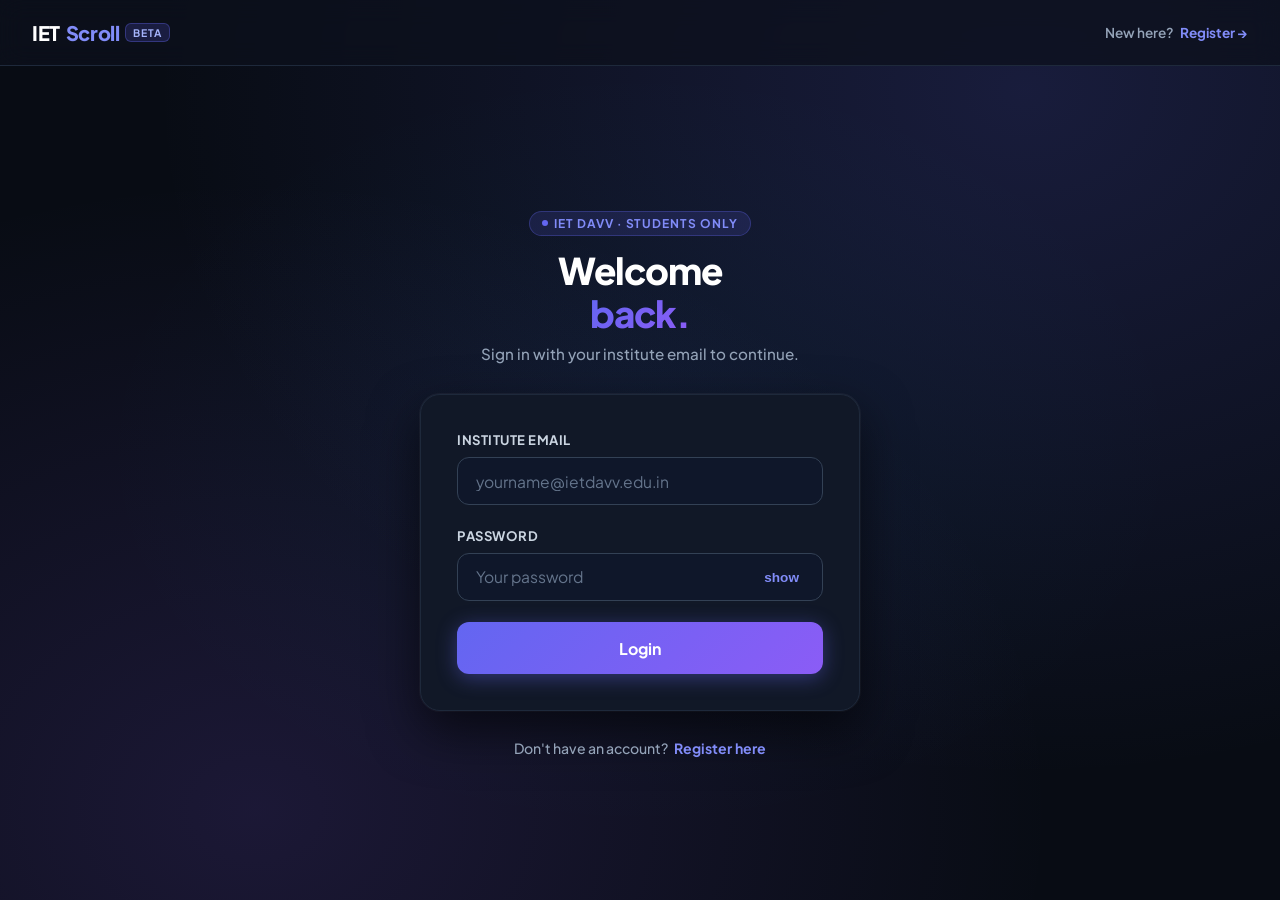
<file: src/main/resources/static/dashboard.html>
<!DOCTYPE html>
<html lang="en">

<head>
	<meta charset="UTF-8">
	<title>IET Scroll | Dashboard</title>
	<meta name="viewport" content="width=device-width, initial-scale=1">

	<script>
		if (!localStorage.getItem('iet_token')) {
			window.location.replace('login.html');
		}
	</script>

	<link href="https://cdn.jsdelivr.net/npm/bootstrap@5.3.2/dist/css/bootstrap.min.css" rel="stylesheet">
	<link rel="stylesheet" href="https://cdn.jsdelivr.net/npm/bootstrap-icons@1.11.1/font/bootstrap-icons.css">
	<link
		href="https://fonts.googleapis.com/css2?family=Plus+Jakarta+Sans:wght@400;500;600;700;800&family=Sora:wght@600;700;800&display=swap"
		rel="stylesheet">
	<link rel="stylesheet" href="dashboard.css">
</head>

<body>
	<div class="topbar position-fixed top-0 w-100 px-3 py-2 align-items-center justify-content-between"
		id="mobileTopbar">
		<button class="btn btn-sm text-white p-2" onclick="toggleSidebar()" aria-label="Toggle menu"><i class="bi bi-list fs-2"></i></button>
		<span class="fw-bold text-white fs-5">IET SCROLL</span>
		<div class="d-flex align-items-center gap-2">
			<button class="notif-bell-btn" onclick="show('notifications')" title="Activity Notifications">
				<i class="bi bi-bell-fill fs-5"></i>
				<span class="notif-badge-count d-none" id="notifBadgeMobile">0</span>
			</button>
			<div class="avatar" style="width:38px; height:38px; cursor: pointer;" id="avatar-icon-mobile" onclick="show('profile')">?</div>
		</div>
	</div>

	<div class="sidebar-overlay" id="sidebarOverlay" onclick="toggleSidebar()"></div>

	<div class="d-flex">
		<nav class="sidebar" id="sidebar">
			<div class="sidebar-brand">IET SCROLL</div>
			<div class="nav-list">
				<a href="#" onclick="show('dashboard', this); return false;" class="nav-link active"><i
						class="bi bi-grid-1x2-fill"></i> Overview</a>
				<a href="#" onclick="show('profile', this); return false;" class="nav-link"><i
						class="bi bi-person-badge"></i> Profile</a>
				<a href="#" onclick="show('notifications', this); return false;" class="nav-link"><i
						class="bi bi-bell"></i> Activity Log <span class="badge bg-danger rounded-pill ms-auto d-none" id="notifNavBadge">0</span></a>
				<a href="#" onclick="show('lost', this); return false;" class="nav-link"><i class="bi bi-search-heart"></i>
					Lost Items</a>
				<a href="#" onclick="show('found', this); return false;" class="nav-link"><i class="bi bi-box-seam"></i>
					Found Items</a>
				<a href="#" onclick="show('team', this); return false;" class="nav-link"><i class="bi bi-people"></i>
					Team Finder</a>
				<a href="#" onclick="show('resume', this); return false;" class="nav-link"><i
						class="bi bi-stars"></i> Resume Checker</a>
				<div class="logout-container">
					<a href="#" onclick="logout(); return false;" class="nav-link"><i
							class="bi bi-box-arrow-left"></i> Logout</a>
				</div>
			</div>
		</nav>

		<main class="main-content">
			<header class="page-header">
				<div>
					<h2 id="header-title">Overview</h2>
					<p>Welcome back, <span id="welcome-name" class="fw-semibold text-white">…</span></p>
				</div>
				<div class="d-flex align-items-center gap-3">
					<button class="notif-bell-btn d-none d-md-flex" onclick="show('notifications')" title="Activity & Notifications">
						<i class="bi bi-bell-fill fs-5"></i>
						<span class="notif-badge-count d-none" id="notifBadge">0</span>
					</button>
					<div class="text-end d-none d-md-block">
						<div id="top-username">…</div>
						<div id="top-email">…</div>
					</div>
					<div class="avatar" id="avatar-icon" onclick="show('profile')" style="cursor: pointer;" title="View Profile">?</div>
				</div>
			</header>

			<!-- ============ DASHBOARD ============ -->
			<div id="dashboard" class="section active">
				<div class="row g-4">
					<div class="col-md-4">
						<div class="stat-card">
							<div class="icon-box indigo">
								<i class="bi bi-megaphone-fill"></i>
							</div>
							<div class="info-label">Items Reported Lost</div>
							<div class="fs-1 fw-bold text-white" id="lostCount">–</div>
							<div class="small text-muted mt-1">Active lost item requests</div>
						</div>
					</div>
					<div class="col-md-4">
						<div class="stat-card">
							<div class="icon-box emerald">
								<i class="bi bi-check-circle-fill"></i>
							</div>
							<div class="info-label">Items Found</div>
							<div class="fs-1 fw-bold text-white" id="foundCount">–</div>
							<div class="small text-muted mt-1">Pending claims & pickups</div>
						</div>
					</div>
					<div class="col-md-4">
						<div class="stat-card">
							<div class="icon-box cyan">
								<i class="bi bi-people-fill"></i>
							</div>
							<div class="info-label">Team Status</div>
							<div class="fs-4 fw-bold text-white mt-2" id="teamStatus">–</div>
							<div class="small text-muted mt-1">Hackathons & Projects</div>
						</div>
					</div>
				</div>
			</div>

			<!-- ============ PROFILE ============ -->
			<div id="profile" class="section">
				<div class="stat-card mb-4">
					<h5 class="fw-bold text-white mb-4"><i class="bi bi-person-lines-fill me-2 text-primary"></i>Personal Information</h5>
					<div class="row g-4">
						<div class="col-md-4">
							<div class="p-3 border border-secondary border-opacity-25 rounded-3 bg-black bg-opacity-20">
								<div class="info-label">Full Name</div>
								<div class="info-value text-white" id="p-name">…</div>
							</div>
						</div>
						<div class="col-md-4">
							<div class="p-3 border border-secondary border-opacity-25 rounded-3 bg-black bg-opacity-20">
								<div class="info-label">Username</div>
								<div class="info-value text-white" id="p-username">…</div>
							</div>
						</div>
						<div class="col-md-4">
							<div class="p-3 border border-secondary border-opacity-25 rounded-3 bg-black bg-opacity-20">
								<div class="info-label">Institute Email</div>
								<div class="info-value text-white" id="p-email">…</div>
							</div>
						</div>
					</div>
				</div>

				<div class="row g-4">
					<div class="col-md-6">
						<div class="stat-card">
							<h6 class="fw-bold text-white mb-3"><i class="bi bi-pencil-square me-2 text-primary"></i>Update Username</h6>
							<label class="field-label">New Username</label>
							<input type="text" class="form-control-dark mb-3" id="newUsernameInput"
								placeholder="e.g. vedant28">
							<button class="btn-accent" onclick="updateUsername()">Save Username</button>
						</div>
					</div>
					<div class="col-md-6">
						<div class="stat-card">
							<h6 class="fw-bold text-white mb-3"><i class="bi bi-person-fill-gear me-2 text-primary"></i>Update Full Name</h6>
							<label class="field-label">New Full Name</label>
							<input type="text" class="form-control-dark mb-3" id="newFullnameInput"
								placeholder="e.g. Vedant Maheshwari">
							<button class="btn-accent" onclick="updateFullname()">Save Full Name</button>
						</div>
					</div>
				</div>
			</div>

			<!-- ============ NOTIFICATIONS & ACTIVITY ============ -->
			<div id="notifications" class="section">
				<div class="d-flex justify-content-between align-items-center mb-4 flex-wrap gap-3">
					<div>
						<h4 class="fw-bold text-white mb-1"><i class="bi bi-bell-fill text-primary me-2"></i>Submission & Activity History</h4>
						<p class="text-muted small mb-0">Live audit log of all your report uploads, approval timestamps, and rejection details.</p>
					</div>
					<button class="btn-outline-accent" onclick="clearAllNotifications()"><i class="bi bi-trash3 me-1"></i> Clear History</button>
				</div>
				<div id="notificationsList"></div>
			</div>

			<!-- ============ LOST ITEMS ============ -->
			<div id="lost" class="section">
				<div class="tab-row">
					<button class="tab-btn active" data-tab="lost-browse"
						onclick="switchTab('lost', 'lost-browse')"><i class="bi bi-grid me-1"></i> Browse All</button>
					<button class="tab-btn" data-tab="lost-mine" onclick="switchTab('lost', 'lost-mine')"><i class="bi bi-inbox me-1"></i> My Reports</button>
					<button class="tab-btn" data-tab="lost-report" onclick="switchTab('lost', 'lost-report')"><i class="bi bi-plus-circle me-1"></i> Report Item</button>
				</div>

				<div id="lost-browse" class="tab-pane">
					<div id="lostBrowseList"></div>
					<div class="pagination-row">
						<button class="btn-outline-accent" id="lostPrevBtn" onclick="changeLostPage(-1)"><i class="bi bi-chevron-left"></i> Prev</button>
						<span id="lostPageLabel" class="text-white small fw-semibold px-2">Page 1</span>
						<button class="btn-outline-accent" id="lostNextBtn" onclick="changeLostPage(1)">Next <i class="bi bi-chevron-right"></i></button>
					</div>
				</div>

				<div id="lost-mine" class="tab-pane d-none">
					<div id="lostMineList"></div>
				</div>

				<div id="lost-report" class="tab-pane d-none">
					<div class="stat-card">
						<h5 class="fw-bold text-white mb-1">Report a Lost Item</h5>
						<p class="text-muted small mb-4">Provide clear photos and a detailed description (color, brand, distinguishing marks, location).</p>
						<div class="row g-3">
							<div class="col-md-6">
								<label class="field-label">Item Name *</label>
								<input type="text" class="form-control-dark" id="lostItemName"
									placeholder="e.g. Wildcraft Black Backpack">
							</div>
							<div class="col-md-6">
								<label class="field-label">Reward Amount (optional, in ₹)</label>
								<input type="number" min="0" class="form-control-dark" id="lostItemPrize" placeholder="e.g. 500">
							</div>
							<div class="col-12">
								<label class="field-label">Detailed Description * (min. 20 chars)</label>
								<textarea class="form-control-dark" id="lostItemDesc" rows="3"
									placeholder="Describe where and when you lost it, brand, color, stickers, or unique contents..."></textarea>
							</div>
							<div class="col-md-6">
								<label class="field-label">Predicted Location</label>
								<input type="text" class="form-control-dark" id="lostItemLocation"
									placeholder="e.g. Library 2nd floor, Table 14">
							</div>
							<div class="col-md-6">
								<label class="field-label">Item Photo *</label>
								<input type="file" class="form-control-dark" id="lostItemImage"
									accept="image/jpeg,image/png,image/webp,image/gif">
								<div class="text-muted small mt-1">JPEG, PNG, WEBP, or GIF · Max 8MB</div>
							</div>
							<div class="col-12 mt-4">
								<button class="btn-accent" onclick="submitLostItem()" id="lostSubmitBtn"><i class="bi bi-upload me-1"></i> Submit Report</button>
								<div id="lostSubmitStatus" class="submit-status-banner"></div>
							</div>
						</div>
					</div>
				</div>
			</div>

			<!-- ============ FOUND ITEMS ============ -->
			<div id="found" class="section">
				<div class="tab-row">
					<button class="tab-btn active" data-tab="found-browse"
						onclick="switchTab('found', 'found-browse')"><i class="bi bi-grid me-1"></i> Browse All</button>
					<button class="tab-btn" data-tab="found-mine" onclick="switchTab('found', 'found-mine')"><i class="bi bi-inbox me-1"></i> My Reports</button>
					<button class="tab-btn" data-tab="found-report" onclick="switchTab('found', 'found-report')"><i class="bi bi-plus-circle me-1"></i> Report Item</button>
				</div>

				<div id="found-browse" class="tab-pane">
					<div id="foundBrowseList"></div>
					<div class="pagination-row">
						<button class="btn-outline-accent" id="foundPrevBtn" onclick="changeFoundPage(-1)"><i class="bi bi-chevron-left"></i> Prev</button>
						<span id="foundPageLabel" class="text-white small fw-semibold px-2">Page 1</span>
						<button class="btn-outline-accent" id="foundNextBtn" onclick="changeFoundPage(1)">Next <i class="bi bi-chevron-right"></i></button>
					</div>
				</div>

				<div id="found-mine" class="tab-pane d-none">
					<div id="foundMineList"></div>
				</div>

				<div id="found-report" class="tab-pane d-none">
					<div class="stat-card">
						<h5 class="fw-bold text-white mb-1">Report a Found Item</h5>
						<p class="text-muted small mb-4">Help fellow students recover their belongings by providing details and clear photos.</p>
						<div class="row g-3">
							<div class="col-md-6">
								<label class="field-label">Item Name *</label>
								<input type="text" class="form-control-dark" id="foundItemName"
									placeholder="e.g. Stainless Steel Water Bottle">
							</div>
							<div class="col-md-6">
								<label class="field-label">Found Location *</label>
								<input type="text" class="form-control-dark" id="foundItemLocation"
									placeholder="e.g. Canteen Ground Floor">
							</div>
							<div class="col-12">
								<label class="field-label">Detailed Description * (min. 20 chars)</label>
								<textarea class="form-control-dark" id="foundItemDesc" rows="3"
									placeholder="Color, brand, condition, and where the owner can collect it from..."></textarea>
							</div>
							<div class="col-md-6">
								<label class="field-label">Item Photo *</label>
								<input type="file" class="form-control-dark" id="foundItemImage"
									accept="image/jpeg,image/png,image/webp,image/gif">
								<div class="text-muted small mt-1">JPEG, PNG, WEBP, or GIF · Max 8MB</div>
							</div>
							<div class="col-12 mt-4">
								<button class="btn-accent" onclick="submitFoundItem()" id="foundSubmitBtn"><i class="bi bi-upload me-1"></i> Submit Report</button>
								<div id="foundSubmitStatus" class="submit-status-banner"></div>
							</div>
						</div>
					</div>
				</div>
			</div>

			<!-- ============ TEAM FINDER ============ -->
			<div id="team" class="section">
				<div class="tab-row">
					<button class="tab-btn active" data-tab="team-browse"
						onclick="switchTab('team', 'team-browse')"><i class="bi bi-people me-1"></i> Browse Teams</button>
					<button class="tab-btn" data-tab="team-mine" onclick="switchTab('team', 'team-mine')"><i class="bi bi-shield-check me-1"></i> My Team</button>
					<button class="tab-btn" data-tab="team-create" onclick="switchTab('team', 'team-create')"><i class="bi bi-plus-circle me-1"></i> Create Team</button>
					<button class="tab-btn" data-tab="team-requests" onclick="switchTab('team', 'team-requests')"><i class="bi bi-person-plus me-1"></i> Join Requests</button>
					<button class="tab-btn" data-tab="team-applications"
						onclick="switchTab('team', 'team-applications')"><i class="bi bi-send me-1"></i> My Applications</button>
				</div>

				<div id="team-browse" class="tab-pane">
					<div id="teamBrowseList"></div>
					<div class="pagination-row">
						<button class="btn-outline-accent" id="teamPrevBtn" onclick="changeTeamPage(-1)"><i class="bi bi-chevron-left"></i> Prev</button>
						<span id="teamPageLabel" class="text-white small fw-semibold px-2">Page 1</span>
						<button class="btn-outline-accent" id="teamNextBtn" onclick="changeTeamPage(1)">Next <i class="bi bi-chevron-right"></i></button>
					</div>
				</div>

				<div id="team-mine" class="tab-pane d-none">
					<div id="teamMineCard"></div>
				</div>

				<div id="team-create" class="tab-pane d-none">
					<div class="stat-card">
						<h5 class="fw-bold text-white mb-1">Create a Team</h5>
						<p class="text-muted small mb-4">Find teammates for hackathons, college projects, or coding competitions.</p>
						<div class="row g-3">
							<div class="col-12">
								<label class="field-label">Team Purpose *</label>
								<textarea class="form-control-dark" id="teamPurpose" rows="3"
									placeholder="Describe your project, hackathon name, goals, and who you are looking for..."></textarea>
								<div class="text-muted small mt-1">Between 10 and 300 characters.</div>
							</div>
							<div class="col-md-6">
								<label class="field-label">Maximum Team Size</label>
								<input type="number" class="form-control-dark" id="teamSize" min="3" max="20" value="4">
							</div>
							<div class="col-md-6">
								<label class="field-label">Visibility</label>
								<select class="form-select-dark" id="teamPrivacy">
									<option value="PUBLIC">Public (Visible to all students)</option>
									<option value="PRIVATE">Private (Invite only)</option>
								</select>
							</div>
							<div class="col-12 mt-4">
								<button class="btn-accent" onclick="createTeam()" id="teamCreateBtn"><i class="bi bi-people-fill me-1"></i> Create Team</button>
								<div id="teamCreateStatus" class="submit-status-banner"></div>
							</div>
						</div>
					</div>
				</div>

				<div id="team-requests" class="tab-pane d-none">
					<h6 class="fw-bold text-white mb-3"><i class="bi bi-clock-history me-2 text-warning"></i>Pending Join Requests</h6>
					<div id="teamRequestsList"></div>
					<h6 class="fw-bold text-white mb-3 mt-4"><i class="bi bi-check2-circle me-2 text-success"></i>Current Team Members</h6>
					<div id="teamMembersList"></div>
				</div>

				<div id="team-applications" class="tab-pane d-none">
					<div id="teamApplicationsList"></div>
				</div>
			</div>

			<!-- ============ RESUME CHECKER ============ -->
			<div id="resume" class="section">
				<div class="stat-card">
					<h5 class="fw-bold text-white mb-1"><i class="bi bi-stars me-2 text-primary"></i>AI Resume Quality Review</h5>
					<p class="text-muted small mb-4">Upload your resume (PDF or DOCX) to get an in-depth AI analysis of contact info, summary, experience, skills, keywords, and score.</p>
					<div class="row g-3 mb-4">
						<div class="col-md-6">
							<label class="field-label">Target Role *</label>
							<input type="text" class="form-control-dark" id="resumeRole"
								placeholder="e.g. Backend Developer, Data Analyst">
						</div>
						<div class="col-md-6">
							<label class="field-label">Years of Experience</label>
							<input type="number" class="form-control-dark" id="resumeExperience" min="0" value="0">
						</div>
					</div>
					<div class="mb-4">
						<label class="field-label">Resume Document (.pdf / .docx) *</label>
						<input type="file" class="form-control-dark" id="resumeFile" accept=".pdf,.docx">
					</div>
					<button class="btn-accent" onclick="submitResume()" id="resumeSubmitBtn"><i class="bi bi-magic me-1"></i> Analyze Resume</button>
					<div id="resumeResult" class="mt-4"></div>
				</div>
			</div>

		</main>
	</div>

	<div class="toast-msg" id="toast"></div>

	<script src="dashboard.js" defer></script>
</body>

</html>
</file>
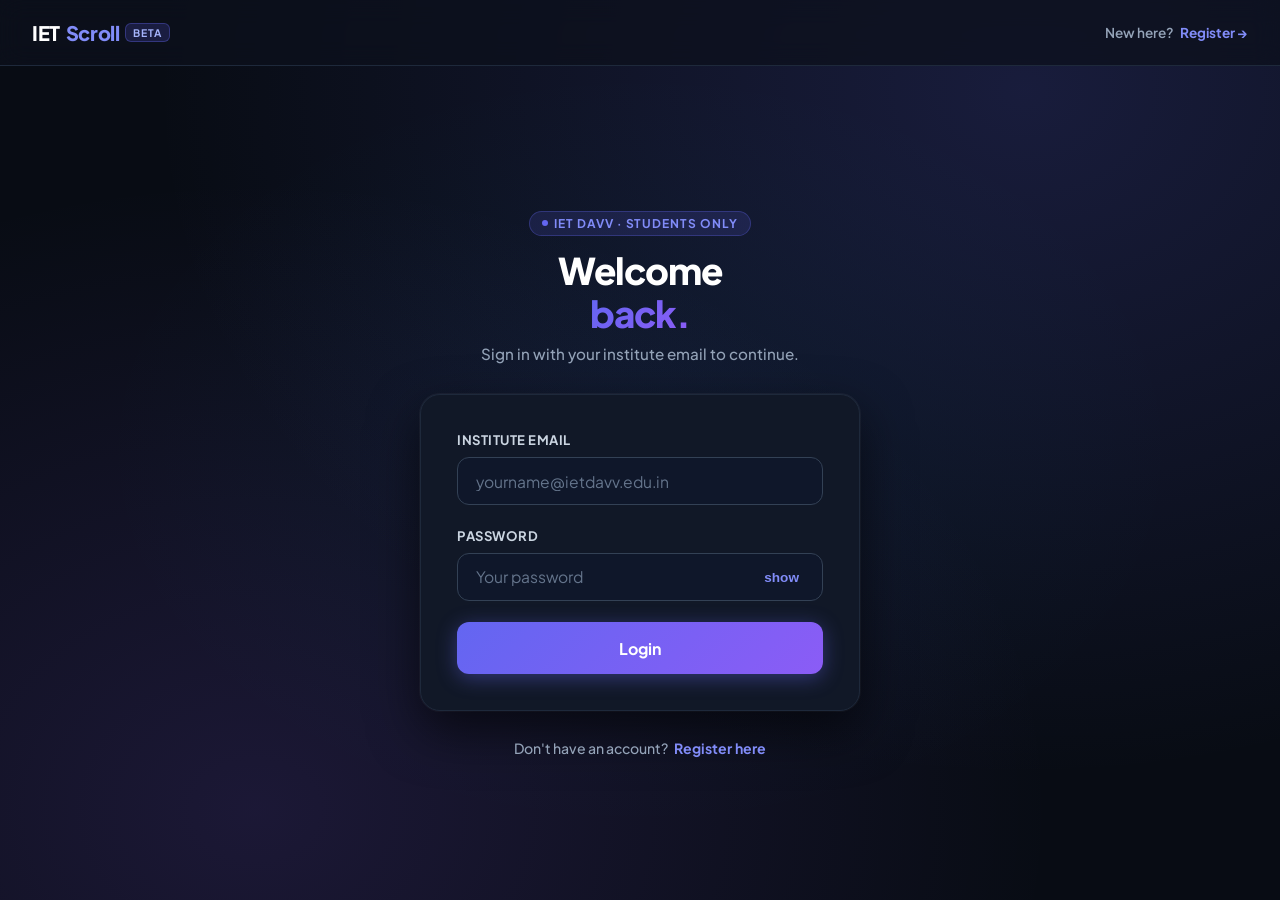
<file: src/main/resources/static/login.html>
<!DOCTYPE html>
<html lang="en">

<head>
	<meta charset="UTF-8" />
	<meta name="viewport" content="width=device-width, initial-scale=1.0" />
	<title>Login — IET Scroll</title>
	<link
		href="https://fonts.googleapis.com/css2?family=Plus+Jakarta+Sans:wght@400;500;600;700;800&display=swap"
		rel="stylesheet" />
	<link rel="stylesheet" href="login.css">
</head>

<body>

	<div class="page-bg"></div>

	<!-- NAV -->
	<nav class="top-nav">
		<a href="index.html" class="nav-logo">IET <span>Scroll</span> <small>BETA</small></a>
		<a href="register.html" class="nav-register">New here? <span>Register →</span></a>
	</nav>

	<!-- MAIN -->
	<main class="page-body">
		<div class="login-wrap">

			<div class="login-header">
				<span class="login-eyebrow">IET DAVV · Students Only</span>
				<h1 class="login-title">Welcome<br /><em>back.</em></h1>
				<p class="login-sub">Sign in with your institute email to continue.</p>
			</div>

			<div class="login-card">

				<div class="alert" id="formAlert"></div>

				<form id="loginForm" novalidate>

					<div class="field">
						<label class="field-label" for="email">Institute Email</label>
						<input class="field-input" type="email" id="email" placeholder="yourname@ietdavv.edu.in"
							autocomplete="email" />
						<span class="field-error" id="err-email">Must be @ietdavv.edu.in</span>
					</div>

					<div class="field">
						<label class="field-label" for="password">Password</label>
						<div class="pw-wrap">
							<input class="field-input" type="password" id="password" placeholder="Your password"
								autocomplete="current-password" style="padding-right:4rem" />
							<button type="button" class="pw-toggle" id="pwToggle">show</button>
						</div>
						<span class="field-error" id="err-password">Password is required</span>
					</div>

					<button type="submit" class="submit-btn" id="submitBtn">
						<span class="btn-text">Login</span>
						<span class="btn-loader">Signing in…</span>
					</button>

				</form>
			</div>

			<p class="login-footer-note">
				Don't have an account? <a href="register.html">Register here</a>
			</p>

		</div>
	</main>

	<script src="login.js"></script>
</body>

</html>
</file>
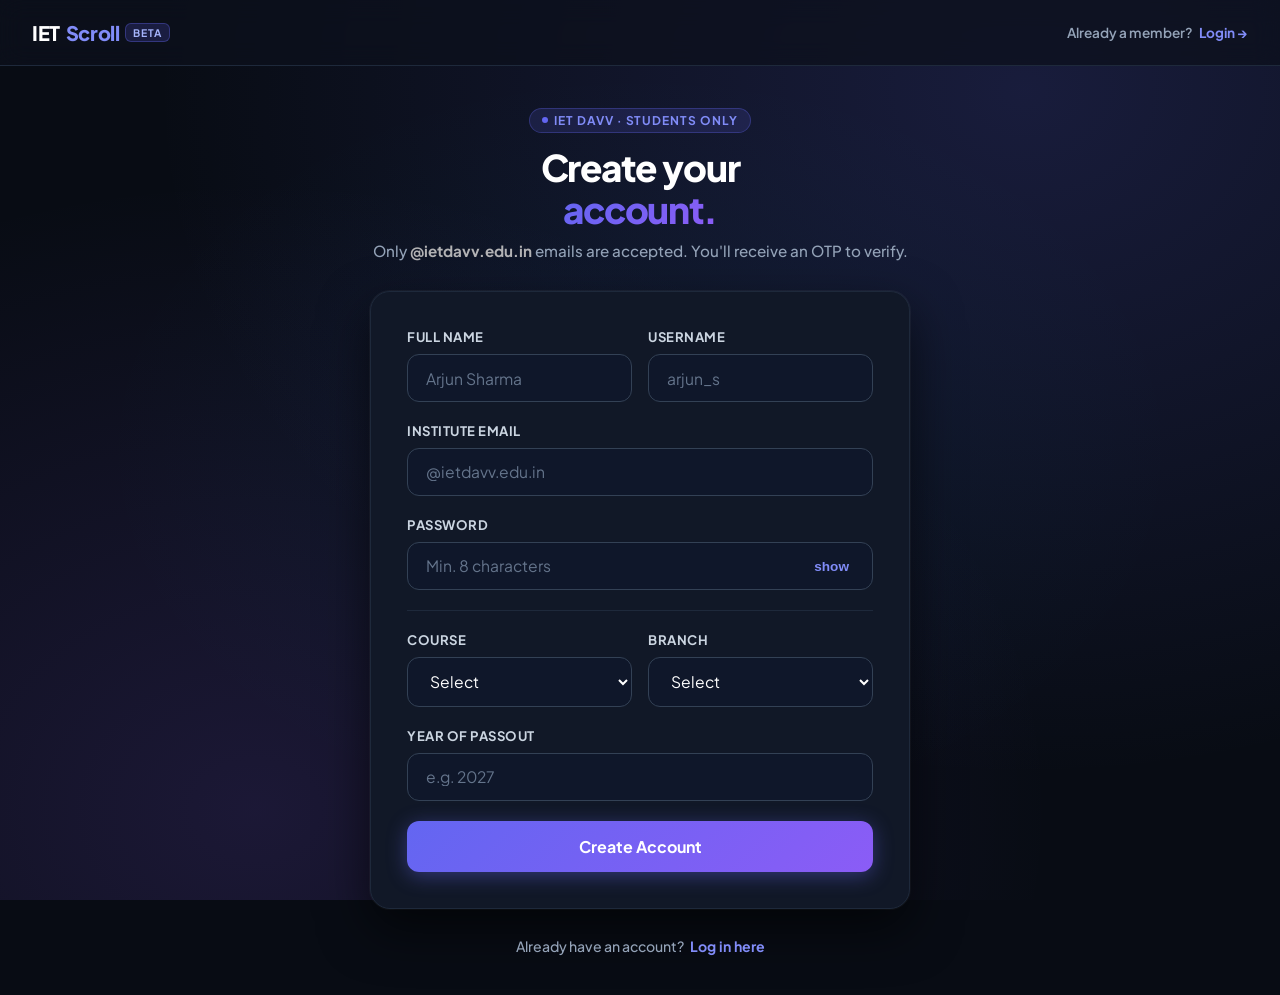
<file: src/main/resources/static/register.html>
<!DOCTYPE html>
<html lang="en">

<head>
	<meta charset="UTF-8" />
	<meta name="viewport" content="width=device-width, initial-scale=1.0" />
	<title>Register — IET Scroll</title>
	<link
		href="https://fonts.googleapis.com/css2?family=Plus+Jakarta+Sans:wght@400;500;600;700;800&display=swap"
		rel="stylesheet" />
	<link rel="stylesheet" href="register.css" />
</head>

<body>

	<div class="page-bg"></div>

	<!-- NAV -->
	<nav class="top-nav">
		<a href="index.html" class="nav-logo">IET <span>Scroll</span> <small>BETA</small></a>
		<a href="login.html" class="nav-login">Already a member? <span>Login →</span></a>
	</nav>

	<!-- MAIN -->
	<main class="page-body">
		<div class="register-wrap">

			<div class="reg-header">
				<span class="reg-eyebrow">IET DAVV · Students Only</span>
				<h1 class="reg-title">Create your<br /><em>account.</em></h1>
				<p class="reg-sub">Only <strong style="color:rgba(250,247,242,0.7)">@ietdavv.edu.in</strong> emails are
					accepted. You'll receive an OTP to verify.</p>
			</div>

			<div class="reg-card">
				<form id="registerForm" novalidate>

					<!-- Full Name + Username -->
					<div class="field-row">
						<div class="field">
							<label class="field-label" for="fullName">Full Name</label>
							<input class="field-input" type="text" id="fullName" placeholder="Arjun Sharma"
								autocomplete="name" />
							<span class="field-error" id="err-fullName">Required</span>
						</div>
						<div class="field">
							<label class="field-label" for="username">Username</label>
							<input class="field-input" type="text" id="username" placeholder="arjun_s"
								autocomplete="username" />
							<span class="field-error" id="err-username">Required</span>
						</div>
					</div>

					<!-- Email -->
					<div class="field">
						<label class="field-label" for="email">Institute Email</label>
						<input class="field-input" type="email" id="email" placeholder="@ietdavv.edu.in"
							autocomplete="email" />
						<span class="field-error" id="err-email">Must be @ietdavv.edu.in</span>
					</div>

					<!-- Password -->
					<div class="field">
						<label class="field-label" for="password">Password</label>
						<div class="pw-wrap">
							<input class="field-input" type="password" id="password" placeholder="Min. 8 characters"
								autocomplete="new-password" style="padding-right:4rem" />
							<button type="button" class="pw-toggle" id="pwToggle">show</button>
						</div>
						<span class="field-error" id="err-password">Min. 8 characters</span>
					</div>

					<hr class="form-divider" />

					<!-- Course + Branch -->
					<div class="field-row">
						<div class="field">
							<label class="field-label" for="course">Course</label>
							<div class="select-wrap">
								<select class="field-select" id="course">
								  <option value="" disabled selected>Select</option>
								  <option value="BTech">B.Tech</option>
								  <option value="MTech">M.Tech</option>
								  <option value="MSc">M.Sc</option>
								  <option value="PHD">Ph.D</option>
								  <option value="OTHER">Other</option>
								</select>
							</div>
							<span class="field-error" id="err-course">Required</span>
						</div>
						<div class="field">
							<label class="field-label" for="branch">Branch</label>
							<div class="select-wrap">
								<select class="field-select" id="branch">
								  <option value="" disabled selected>Select</option>
								  <option value="COMPUTER_SCIENCE">Computer Science</option>
								  <option value="COMPUTER_SCIENCE_AND_BUSINESS_SYSTEM">CS & Business Systems</option>
								  <option value="INFORMATION_TECHNOLOGY">Information Technology</option>
								  <option value="ELECTRONICS_AND_TELECOMMUNICATION_ENGINEERING">Electronics & Telecommunication</option>
								  <option value="ELECTRONICS_AND_INSTRUMENTATION_ENGINEERING">Electronics & Instrumentation</option>
								  <option value="MECHANICAL_ENGINEERING">Mechanical Engineering</option>
								  <option value="CIVIL_ENGINEERING">Civil Engineering</option>
								  <option value="OTHER">Other</option>
								</select>
							</div>
							<span class="field-error" id="err-branch">Required</span>
						</div>
					</div>

					<!-- Year of Passout -->
					<div class="field">
						<label class="field-label" for="yearOfPassout">Year of Passout</label>
						<input class="field-input" type="number" id="yearOfPassout" placeholder="e.g. 2027" min="2024"
							max="2035" />
						<span class="field-error" id="err-yearOfPassout">Enter a valid year</span>
					</div>

					<!-- Alert -->
					<div class="alert" id="formAlert"></div>

					<!-- Submit -->
					<button type="submit" class="submit-btn" id="submitBtn">
						<span class="btn-text">Create Account</span>
						<span class="btn-loader">Registering…</span>
					</button>

				</form>
			</div>

			<p class="reg-footer-note">
				Already have an account? <a href="login.html">Log in here</a>
			</p>

		</div>
	</main>

	<div class="otp-overlay" id="otpOverlay">
		<div class="otp-box">
			<div class="otp-icon">📬</div>
			<h2 class="otp-title">Check your email</h2>
			<p class="otp-sub">We sent a 6-digit code to<br /><strong id="otpEmailLabel"></strong></p>
			<input class="otp-input" type="number" id="otpInput" placeholder="······" maxlength="6" />
			<button class="otp-btn" id="otpVerifyBtn">
				<span class="btn-text">Verify & Activate</span>
			</button>
			<p class="otp-alert" id="otpAlert"></p>
		</div>
	</div>

	<script src="register.js"></script>
</body>

</html>
</file>
<file: src/main/resources/static/dashboard.css>
:root {
	--bg-main: #080c14;
	--sidebar-bg: #0c111d;
	--sidebar-width: 260px;
	
	--accent: #6366f1;
	--accent-hover: #4f46e5;
	--accent-gradient: linear-gradient(135deg, #6366f1 0%, #8b5cf6 100%);
	--accent-glow: rgba(99, 102, 241, 0.35);
	
	--card-bg: #111827;
	--card-border: #1e293b;
	--card-hover-border: #6366f1;
	
	--text-primary: #ffffff;
	--text-secondary: #f1f5f9;
	--text-muted: #94a3b8;
	
	--success: #10b981;
	--success-bg: rgba(16, 185, 129, 0.15);
	--success-border: rgba(16, 185, 129, 0.4);
	
	--danger: #f43f5e;
	--danger-bg: rgba(244, 63, 94, 0.15);
	--danger-border: rgba(244, 63, 94, 0.4);
	
	--warning: #f59e0b;
	--warning-bg: rgba(245, 158, 11, 0.15);
	--warning-border: rgba(245, 158, 11, 0.4);
	
	--info: #06b6d4;
}

* {
	box-sizing: border-box;
}

body {
	background-color: var(--bg-main);
	color: var(--text-secondary);
	font-family: 'Plus Jakarta Sans', system-ui, -apple-system, sans-serif;
	margin: 0;
	min-height: 100vh;
	-webkit-font-smoothing: antialiased;
}

.text-muted {
	color: var(--text-muted) !important;
}

/* ==========================================================================
   SIDEBAR
   ========================================================================== */
.sidebar {
	width: var(--sidebar-width);
	background: var(--sidebar-bg);
	height: 100vh;
	border-right: 1.5px solid var(--card-border);
	position: fixed;
	top: 0;
	left: 0;
	z-index: 200;
	display: flex;
	flex-direction: column;
	transition: transform 0.3s cubic-bezier(0.16, 1, 0.3, 1);
	box-shadow: 4px 0 24px rgba(0, 0, 0, 0.4);
}

.sidebar-brand {
	padding: 1.75rem 1.5rem;
	font-family: 'Sora', sans-serif;
	font-weight: 800;
	font-size: 1.35rem;
	letter-spacing: -0.02em;
	color: #ffffff;
	display: flex;
	align-items: center;
	gap: 12px;
	border-bottom: 1.5px solid var(--card-border);
}

.sidebar-brand::before {
	content: '';
	width: 10px;
	height: 10px;
	border-radius: 50%;
	background: #6366f1;
	box-shadow: 0 0 12px #6366f1;
	display: inline-block;
}

.nav-list {
	flex: 1;
	display: flex;
	flex-direction: column;
	overflow-y: auto;
	padding: 1rem 0;
	gap: 4px;
}

.nav-link {
	padding: 12px 18px;
	color: #cbd5e1;
	margin: 2px 12px;
	border-radius: 12px;
	display: flex;
	align-items: center;
	gap: 14px;
	text-decoration: none;
	transition: all 0.2s cubic-bezier(0.16, 1, 0.3, 1);
	cursor: pointer;
	border: 1px solid transparent;
	background: none;
	width: calc(100% - 24px);
	text-align: left;
	font-size: 0.95rem;
	font-weight: 500;
}

.nav-link i {
	font-size: 1.2rem;
	transition: transform 0.2s ease, color 0.2s ease;
	color: #94a3b8;
}

.nav-link:hover {
	color: #ffffff;
	background: rgba(255, 255, 255, 0.06);
	border-color: rgba(255, 255, 255, 0.1);
	transform: translateX(3px);
}

.nav-link:hover i {
	color: #a5b4fc;
}

.nav-link.active {
	background: var(--accent-gradient);
	color: #ffffff !important;
	font-weight: 700;
	box-shadow: 0 4px 16px var(--accent-glow);
	border-color: transparent;
	transform: none;
}

.nav-link.active i {
	color: #ffffff;
}

.logout-container {
	margin-top: auto;
	padding: 12px 0 20px;
	border-top: 1.5px solid var(--card-border);
}

.logout-container .nav-link {
	color: #fb7185;
}

.logout-container .nav-link:hover {
	background: var(--danger-bg);
	border-color: var(--danger-border);
	color: #fda4af;
}

/* ==========================================================================
   MAIN CONTENT & HEADER
   ========================================================================== */
.main-content {
	margin-left: var(--sidebar-width);
	padding: 2.5rem 3rem;
	width: calc(100% - var(--sidebar-width));
	min-height: 100vh;
}

.page-header {
	margin-bottom: 2.25rem;
	display: flex;
	justify-content: space-between;
	align-items: center;
	flex-wrap: wrap;
	gap: 1.25rem;
	padding-bottom: 1.5rem;
	border-bottom: 1.5px solid var(--card-border);
}

.page-header h2 {
	font-family: 'Sora', sans-serif;
	font-size: 1.85rem;
	font-weight: 700;
	color: #ffffff;
	letter-spacing: -0.02em;
	margin: 0;
}

.page-header p {
	color: #94a3b8;
	font-size: 0.95rem;
	margin-top: 4px;
}

.avatar {
	width: 44px;
	height: 44px;
	background: var(--accent-gradient);
	border-radius: 12px;
	display: flex;
	align-items: center;
	justify-content: center;
	font-weight: 700;
	color: #ffffff;
	flex-shrink: 0;
	box-shadow: 0 4px 14px var(--accent-glow);
	border: 1px solid rgba(255, 255, 255, 0.25);
}

#top-username {
	color: #ffffff;
	font-weight: 600;
	font-size: 0.95rem;
}

#top-email {
	color: #a5b4fc;
	font-size: 0.8rem;
	font-weight: 500;
}

/* ==========================================================================
   STAT CARDS & CONTAINERS (HIGH CONTRAST & VISIBILITY)
   ========================================================================== */
.stat-card {
	background: var(--card-bg);
	border: 1.5px solid var(--card-border);
	border-radius: 18px;
	padding: 1.75rem;
	height: 100%;
	box-shadow: 0 10px 30px rgba(0, 0, 0, 0.4);
	transition: all 0.25s ease;
}

.stat-card:hover {
	border-color: var(--card-hover-border);
	box-shadow: 0 14px 35px rgba(99, 102, 241, 0.18);
	transform: translateY(-2px);
}

.stat-card .icon-box {
	width: 52px;
	height: 52px;
	border-radius: 14px;
	display: flex;
	align-items: center;
	justify-content: center;
	font-size: 1.6rem;
	margin-bottom: 1.25rem;
}

.icon-box.indigo {
	background: rgba(99, 102, 241, 0.18);
	color: #a5b4fc;
	border: 1.5px solid rgba(99, 102, 241, 0.35);
}

.icon-box.emerald {
	background: var(--success-bg);
	color: #34d399;
	border: 1.5px solid var(--success-border);
}

.icon-box.cyan {
	background: rgba(6, 182, 212, 0.18);
	color: #67e8f9;
	border: 1.5px solid rgba(6, 182, 212, 0.35);
}

.info-label {
	color: #94a3b8;
	font-size: 0.82rem;
	text-transform: uppercase;
	letter-spacing: 0.08em;
	font-weight: 700;
	margin-bottom: 8px;
}

.info-value {
	color: #ffffff;
	font-size: 1.2rem;
	font-weight: 700;
	word-break: break-all;
}

.section { display: none; }
.section.active { display: block; animation: fadeIn 0.3s cubic-bezier(0.16, 1, 0.3, 1); }

@keyframes fadeIn {
	from { opacity: 0; transform: translateY(6px); }
	to { opacity: 1; transform: translateY(0); }
}

/* ==========================================================================
   INPUTS, FORMS & BUTTONS (HIGH CONTRAST)
   ========================================================================== */
.form-control-dark, .form-select-dark {
	background: #0f172a !important;
	border: 1.5px solid #334155 !important;
	color: #ffffff !important;
	border-radius: 12px;
	padding: 12px 16px;
	width: 100%;
	font-family: inherit;
	font-size: 0.95rem;
	transition: all 0.2s ease;
}

.form-control-dark:focus, .form-select-dark:focus {
	outline: none;
	border-color: #6366f1 !important;
	background: #131d33 !important;
	box-shadow: 0 0 0 3px var(--accent-glow) !important;
	color: #ffffff !important;
}

.form-control-dark::placeholder {
	color: #64748b;
}

label.field-label {
	font-size: 0.8rem;
	text-transform: uppercase;
	letter-spacing: 0.08em;
	color: #cbd5e1;
	margin-bottom: 8px;
	display: block;
	font-weight: 700;
}

.btn-accent {
	background: var(--accent-gradient);
	border: none;
	color: #ffffff;
	padding: 12px 24px;
	border-radius: 12px;
	font-weight: 700;
	font-size: 0.95rem;
	cursor: pointer;
	transition: all 0.2s ease;
	box-shadow: 0 4px 16px var(--accent-glow);
	display: inline-flex;
	align-items: center;
	justify-content: center;
	gap: 8px;
}

.btn-accent:hover {
	transform: translateY(-1px);
	box-shadow: 0 6px 20px rgba(99, 102, 241, 0.45);
	color: #ffffff;
}

.btn-accent:active {
	transform: translateY(0);
}

.btn-accent:disabled {
	opacity: 0.5;
	cursor: not-allowed;
	transform: none;
}

.btn-outline-accent {
	background: rgba(99, 102, 241, 0.12);
	border: 1.5px solid rgba(99, 102, 241, 0.4);
	color: #c7d2fe;
	padding: 8px 18px;
	border-radius: 10px;
	font-weight: 700;
	cursor: pointer;
	font-size: 0.9rem;
	transition: all 0.2s ease;
}

.btn-outline-accent:hover {
	background: rgba(99, 102, 241, 0.25);
	border-color: var(--accent);
	color: #ffffff;
}

.btn-danger-soft {
	background: var(--danger-bg);
	border: 1.5px solid var(--danger-border);
	color: #fca5a5;
	padding: 8px 16px;
	border-radius: 10px;
	font-size: 0.85rem;
	font-weight: 700;
	cursor: pointer;
	transition: all 0.2s ease;
	display: inline-flex;
	align-items: center;
	gap: 6px;
}

.btn-danger-soft:hover {
	background: rgba(244, 63, 94, 0.25);
	color: #ffffff;
	border-color: rgba(244, 63, 94, 0.6);
}

.btn-success-soft {
	background: var(--success-bg);
	border: 1.5px solid var(--success-border);
	color: #6ee7b7;
	padding: 8px 16px;
	border-radius: 10px;
	font-size: 0.85rem;
	font-weight: 700;
	cursor: pointer;
	transition: all 0.2s ease;
	display: inline-flex;
	align-items: center;
	gap: 6px;
}

.btn-success-soft:hover {
	background: rgba(16, 185, 129, 0.25);
	color: #ffffff;
	border-color: rgba(16, 185, 129, 0.6);
}

/* ==========================================================================
   LOST & FOUND ITEM CARDS (HIGH CONTRAST & VISIBILITY)
   ========================================================================== */
.item-card {
	background: var(--card-bg);
	border: 1.5px solid var(--card-border);
	border-radius: 16px;
	padding: 1.4rem;
	margin-bottom: 1.1rem;
	display: flex;
	gap: 1.4rem;
	align-items: flex-start;
	box-shadow: 0 4px 20px rgba(0, 0, 0, 0.35);
	transition: all 0.25s cubic-bezier(0.16, 1, 0.3, 1);
}

.item-card:hover {
	border-color: var(--card-hover-border);
	box-shadow: 0 8px 28px rgba(99, 102, 241, 0.18);
	transform: translateY(-2px);
}

.item-card img {
	width: 100px;
	height: 100px;
	border-radius: 12px;
	object-fit: cover;
	flex-shrink: 0;
	border: 1.5px solid #334155;
	transition: transform 0.25s ease;
}

.item-card:hover img {
	transform: scale(1.03);
}

.item-card-fallback-img {
	width: 100px;
	height: 100px;
	border-radius: 12px;
	background: #0f172a;
	border: 1.5px solid #334155;
	display: flex;
	align-items: center;
	justify-content: center;
	font-size: 2.2rem;
	color: #94a3b8;
	flex-shrink: 0;
}

.item-title {
	font-family: 'Sora', sans-serif;
	font-size: 1.25rem;
	font-weight: 700;
	color: #ffffff;
	margin-bottom: 8px;
	display: flex;
	align-items: center;
	gap: 12px;
	flex-wrap: wrap;
}

.item-desc {
	color: #e2e8f0;
	font-size: 0.96rem;
	line-height: 1.6;
	margin-bottom: 12px;
}

.item-meta-row {
	display: flex;
	flex-wrap: wrap;
	align-items: center;
	gap: 10px;
	margin-top: 6px;
}

.meta-chip {
	display: inline-flex;
	align-items: center;
	gap: 6px;
	font-size: 0.82rem;
	font-weight: 600;
	padding: 5px 12px;
	border-radius: 8px;
	background: #0f172a;
	border: 1px solid #334155;
	color: #cbd5e1;
}

.meta-chip i {
	font-size: 0.95rem;
}

.meta-chip.reward {
	background: rgba(245, 158, 11, 0.18);
	border-color: rgba(245, 158, 11, 0.45);
	color: #fde047;
	font-weight: 700;
}

.meta-chip.contact {
	background: rgba(99, 102, 241, 0.15);
	border-color: rgba(99, 102, 241, 0.35);
	color: #c7d2fe;
	text-decoration: none;
	transition: all 0.2s ease;
}

.meta-chip.contact:hover {
	background: rgba(99, 102, 241, 0.3);
	color: #ffffff;
}

.meta-chip.location {
	background: rgba(239, 68, 68, 0.15);
	border-color: rgba(239, 68, 68, 0.45);
	color: #fca5a5;
	font-weight: 700;
}

.meta-chip.location i {
	color: #ef4444;
}

/* ==========================================================================
   TABS & PAGINATION
   ========================================================================== */
.tab-row {
	display: flex;
	gap: 8px;
	margin-bottom: 2rem;
	padding: 6px;
	background: #0f172a;
	border: 1.5px solid var(--card-border);
	border-radius: 14px;
	width: fit-content;
	flex-wrap: wrap;
}

.tab-btn {
	background: none;
	border: none;
	color: #94a3b8;
	padding: 10px 20px;
	border-radius: 10px;
	cursor: pointer;
	font-weight: 700;
	font-size: 0.92rem;
	transition: all 0.2s cubic-bezier(0.16, 1, 0.3, 1);
}

.tab-btn:hover {
	color: #ffffff;
	background: rgba(255, 255, 255, 0.08);
}

.tab-btn.active {
	background: var(--accent);
	color: #ffffff !important;
	box-shadow: 0 4px 12px var(--accent-glow);
}

.pagination-row {
	display: flex;
	gap: 12px;
	justify-content: center;
	margin-top: 2rem;
	align-items: center;
}

/* ==========================================================================
   STATUS BADGES & TOAST
   ========================================================================== */
.badge-status {
	font-size: 0.75rem;
	padding: 5px 12px;
	border-radius: 8px;
	text-transform: uppercase;
	letter-spacing: 0.05em;
	font-weight: 700;
}

.badge-pending {
	background: var(--warning-bg);
	color: #fbbf24;
	border: 1px solid var(--warning-border);
}

.badge-accepted {
	background: var(--success-bg);
	color: #34d399;
	border: 1px solid var(--success-border);
}

.badge-rejected {
	background: var(--danger-bg);
	color: #fb7185;
	border: 1px solid var(--danger-border);
}

.empty-state {
	text-align: center;
	padding: 60px 20px;
	color: #cbd5e1;
	background: #0f172a;
	border: 1.5px dashed var(--card-border);
	border-radius: 18px;
	font-size: 1rem;
	font-weight: 500;
}

.empty-state i {
	font-size: 2.8rem;
	display: block;
	margin-bottom: 14px;
	color: #6366f1;
}

.toast-msg {
	position: fixed;
	bottom: 24px;
	right: 24px;
	background: #1e293b;
	border: 1.5px solid rgba(255, 255, 255, 0.2);
	padding: 16px 24px;
	border-radius: 14px;
	z-index: 9999;
	display: none;
	max-width: 380px;
	font-size: 0.95rem;
	font-weight: 600;
	box-shadow: 0 10px 30px rgba(0, 0, 0, 0.6);
	animation: slideUp 0.3s cubic-bezier(0.16, 1, 0.3, 1);
}

@keyframes slideUp {
	from { transform: translateY(20px); opacity: 0; }
	to { transform: translateY(0); opacity: 1; }
}

.toast-msg.show { display: block; }
.toast-msg.success { border-color: rgba(16, 185, 129, 0.6); color: #34d399; background: #064e3b; }
.toast-msg.error { border-color: rgba(244, 63, 94, 0.6); color: #fda4af; background: #4c0519; }
.toast-msg.info { border-color: rgba(6, 182, 212, 0.6); color: #67e8f9; background: #083344; }

.submit-status-banner {
	display: none;
	align-items: center;
	gap: 12px;
	padding: 14px 20px;
	background: rgba(6, 182, 212, 0.12);
	border: 1.5px solid rgba(6, 182, 212, 0.35);
	border-radius: 12px;
	color: #67e8f9;
	font-size: 0.95rem;
	font-weight: 600;
	margin-top: 14px;
	box-shadow: 0 4px 16px rgba(6, 182, 212, 0.15);
	animation: fadeIn 0.3s cubic-bezier(0.16, 1, 0.3, 1);
}

.spinner-inline {
	display: inline-block;
	width: 20px;
	height: 20px;
	border: 2px solid rgba(255, 255, 255, 0.2);
	border-top-color: var(--accent);
	border-radius: 50%;
	animation: spin 0.7s linear infinite;
}

@keyframes spin { to { transform: rotate(360deg); } }

/* ==========================================================================
   NOTIFICATIONS & ACTIVITY HISTORY
   ========================================================================== */
.notif-bell-btn {
	background: #0f172a;
	border: 1.5px solid var(--card-border);
	color: #cbd5e1;
	width: 42px;
	height: 42px;
	border-radius: 12px;
	display: flex;
	align-items: center;
	justify-content: center;
	cursor: pointer;
	position: relative;
	transition: all 0.2s ease;
}

.notif-bell-btn:hover {
	border-color: var(--accent);
	color: #ffffff;
	background: #1e293b;
}

.notif-badge-count {
	position: absolute;
	top: -6px;
	right: -6px;
	background: #f43f5e;
	color: #ffffff;
	font-size: 0.72rem;
	font-weight: 800;
	min-width: 20px;
	height: 20px;
	border-radius: 10px;
	display: flex;
	align-items: center;
	justify-content: center;
	padding: 0 5px;
	box-shadow: 0 2px 8px rgba(244, 63, 94, 0.6);
}

.notif-card {
	background: var(--card-bg);
	border: 1.5px solid var(--card-border);
	border-radius: 16px;
	padding: 1.3rem 1.5rem;
	margin-bottom: 1rem;
	display: flex;
	gap: 1.25rem;
	align-items: flex-start;
	box-shadow: 0 4px 18px rgba(0, 0, 0, 0.35);
	transition: all 0.2s ease;
}

.notif-card:hover {
	border-color: #334155;
	transform: translateY(-1px);
}

.notif-card.success {
	border-left: 4.5px solid #10b981;
}

.notif-card.rejected {
	border-left: 4.5px solid #f43f5e;
}

.notif-icon-box {
	width: 46px;
	height: 46px;
	border-radius: 12px;
	display: flex;
	align-items: center;
	justify-content: center;
	font-size: 1.35rem;
	flex-shrink: 0;
}

.notif-icon-box.success {
	background: rgba(16, 185, 129, 0.15);
	color: #34d399;
	border: 1px solid rgba(16, 185, 129, 0.35);
}

.notif-icon-box.rejected {
	background: rgba(244, 63, 94, 0.15);
	color: #fb7185;
	border: 1px solid rgba(244, 63, 94, 0.35);
}

.notif-title {
	font-size: 1.05rem;
	font-weight: 700;
	color: var(--text-primary);
	display: flex;
	align-items: center;
	gap: 10px;
	flex-wrap: wrap;
}

.notif-time {
	font-size: 0.82rem;
	color: #94a3b8;
	font-weight: 500;
	display: flex;
	align-items: center;
	gap: 5px;
	margin-top: 4px;
}

.notif-desc {
	margin-top: 8px;
	font-size: 0.92rem;
	line-height: 1.5;
	padding: 10px 14px;
	border-radius: 10px;
}

.notif-desc.success {
	background: rgba(16, 185, 129, 0.1);
	border: 1px solid rgba(16, 185, 129, 0.25);
	color: #a7f3d0;
}

.notif-desc.rejected {
	background: rgba(244, 63, 94, 0.1);
	border: 1px solid rgba(244, 63, 94, 0.3);
	color: #fecdd3;
}

/* ==========================================================================
   MOBILE TOPBAR & OVERLAY
   ========================================================================== */
.topbar {
	display: none;
	background: #0c111d;
	border-bottom: 1.5px solid var(--card-border);
	z-index: 190;
	height: 60px;
}

.sidebar-overlay {
	position: fixed;
	inset: 0;
	background: rgba(0, 0, 0, 0.75);
	backdrop-filter: blur(4px);
	z-index: 195;
	opacity: 0;
	pointer-events: none;
	transition: opacity 0.3s cubic-bezier(0.16, 1, 0.3, 1);
}

.sidebar-overlay.active {
	opacity: 1;
	pointer-events: auto;
}

/* ==========================================================================
   RESPONSIVE DESIGN (TABLETS & PHONES)
   ========================================================================== */
@media (max-width: 991px) {
	.sidebar {
		transform: translateX(-100%);
		z-index: 200;
		box-shadow: 10px 0 35px rgba(0, 0, 0, 0.7);
	}
	.sidebar.open {
		transform: translateX(0);
	}
	.main-content {
		margin-left: 0;
		width: 100%;
		padding: 20px;
		padding-top: 80px;
	}
	.topbar {
		display: flex !important;
	}
}

@media (max-width: 640px) {
	.main-content {
		padding: 14px;
		padding-top: 76px;
	}
	.page-header {
		flex-direction: column;
		align-items: flex-start;
		gap: 12px;
		margin-bottom: 1.5rem;
	}
	.page-header h2 {
		font-size: 1.6rem;
	}
	.stat-card {
		padding: 1.25rem;
	}
	.tab-row {
		width: 100%;
		overflow-x: auto;
		flex-wrap: nowrap;
		-webkit-overflow-scrolling: touch;
		padding: 5px;
	}
	.tab-btn {
		flex-shrink: 0;
		padding: 8px 14px;
		font-size: 0.85rem;
		white-space: nowrap;
	}
	.item-card {
		flex-direction: column;
		padding: 1.25rem;
		gap: 1rem;
	}
	.item-card img, .item-card-fallback-img {
		width: 100%;
		height: 180px;
	}
	.item-title {
		font-size: 1.15rem;
	}
	.close-card-btn {
		width: 100%;
		margin-left: 0 !important;
		margin-top: 0.5rem;
		justify-content: center;
	}
	.pagination-row {
		flex-wrap: wrap;
		justify-content: center;
		gap: 8px;
	}
}
</file>
<file: src/main/resources/static/login.css>
:root {
	--bg-main: #080c14;
	--card-bg: #111827;
	--card-border: #1e293b;
	--input-bg: #0f172a;
	--input-border: #334155;
	
	--accent: #6366f1;
	--accent-hover: #4f46e5;
	--accent-gradient: linear-gradient(135deg, #6366f1 0%, #8b5cf6 100%);
	--accent-glow: rgba(99, 102, 241, 0.4);
	
	--text-primary: #ffffff;
	--text-secondary: #f1f5f9;
	--text-muted: #94a3b8;
	--text-label: #cbd5e1;
	
	--success-bg: #064e3b;
	--success-border: #10b981;
	--success-text: #34d399;
	
	--error-bg: #4c0519;
	--error-border: #f43f5e;
	--error-text: #fda4af;
	
	--font-main: 'Plus Jakarta Sans', system-ui, -apple-system, sans-serif;
}

*,
*::before,
*::after {
	box-sizing: border-box;
	margin: 0;
	padding: 0;
}

html {
	scroll-behavior: smooth;
}

body {
	font-family: var(--font-main);
	background: var(--bg-main);
	color: var(--text-secondary);
	min-height: 100vh;
	display: flex;
	flex-direction: column;
	overflow-x: hidden;
	-webkit-font-smoothing: antialiased;
}

/* ── BACKGROUND ── */
.page-bg {
	position: fixed;
	inset: 0;
	z-index: 0;
	background:
		radial-gradient(ellipse at 80% 10%, rgba(99, 102, 241, 0.18) 0%, transparent 60%),
		radial-gradient(ellipse at 20% 90%, rgba(139, 92, 246, 0.15) 0%, transparent 55%),
		radial-gradient(ellipse at 50% 50%, rgba(6, 182, 212, 0.05) 0%, transparent 60%);
	background-color: var(--bg-main);
	pointer-events: none;
}

/* ── NAV ── */
.top-nav {
	position: relative;
	z-index: 10;
	padding: 1.25rem 2rem;
	display: flex;
	align-items: center;
	justify-content: space-between;
	border-bottom: 1.5px solid var(--card-border);
	background: rgba(12, 17, 29, 0.75);
	backdrop-filter: blur(12px);
}

.nav-logo {
	font-size: 1.25rem;
	font-weight: 800;
	color: var(--text-primary);
	text-decoration: none;
	letter-spacing: -0.02em;
	display: flex;
	align-items: center;
	gap: 6px;
}

.nav-logo span {
	color: #818cf8;
}

.nav-logo small {
	font-size: 0.65rem;
	letter-spacing: 0.08em;
	color: #a5b4fc;
	background: rgba(99, 102, 241, 0.18);
	border: 1px solid rgba(99, 102, 241, 0.35);
	padding: 2px 7px;
	border-radius: 6px;
	font-weight: 700;
}

.nav-register {
	font-size: 0.85rem;
	font-weight: 600;
	color: var(--text-muted);
	text-decoration: none;
	transition: all 0.2s;
}

.nav-register span {
	color: #818cf8;
	font-weight: 700;
	margin-left: 4px;
}

.nav-register:hover span {
	color: #a5b4fc;
	text-decoration: underline;
}

/* ── MAIN ── */
.page-body {
	position: relative;
	z-index: 1;
	flex: 1;
	display: flex;
	align-items: center;
	justify-content: center;
	padding: 2.5rem 1.25rem;
}

.login-wrap {
	width: 100%;
	max-width: 440px;
	display: flex;
	flex-direction: column;
}

.login-header {
	margin-bottom: 1.75rem;
	text-align: center;
}

.login-eyebrow {
	display: inline-flex;
	align-items: center;
	gap: 6px;
	font-size: 0.75rem;
	font-weight: 700;
	letter-spacing: 0.08em;
	text-transform: uppercase;
	color: #818cf8;
	background: rgba(99, 102, 241, 0.15);
	border: 1px solid rgba(99, 102, 241, 0.3);
	padding: 4px 12px;
	border-radius: 20px;
	margin-bottom: 0.85rem;
}

.login-eyebrow::before {
	content: '';
	width: 6px;
	height: 6px;
	border-radius: 50%;
	background: #6366f1;
}

.login-title {
	font-size: 2.3rem;
	font-weight: 800;
	color: var(--text-primary);
	line-height: 1.15;
	letter-spacing: -0.03em;
}

.login-title em {
	font-style: normal;
	background: var(--accent-gradient);
	-webkit-background-clip: text;
	-webkit-text-fill-color: transparent;
}

.login-sub {
	margin-top: 0.6rem;
	font-size: 0.95rem;
	color: var(--text-muted);
	font-weight: 500;
	line-height: 1.5;
}

/* ── CARD ── */
.login-card {
	background: var(--card-bg);
	border: 1.5px solid var(--card-border);
	border-radius: 20px;
	padding: 2.25rem;
	box-shadow: 0 20px 50px rgba(0, 0, 0, 0.6), 0 0 0 1px rgba(255, 255, 255, 0.05);
}

/* ── FIELD ── */
.field {
	margin-bottom: 1.35rem;
}

.field-label {
	display: block;
	font-size: 0.82rem;
	letter-spacing: 0.04em;
	text-transform: uppercase;
	color: var(--text-label);
	margin-bottom: 0.55rem;
	font-weight: 700;
}

.field-input {
	width: 100%;
	background: var(--input-bg);
	border: 1.5px solid var(--input-border);
	border-radius: 12px;
	color: var(--text-primary);
	font-family: var(--font-main);
	font-size: 0.98rem;
	padding: 0.85rem 1.1rem;
	outline: none;
	transition: all 0.2s ease;
}

.field-input::placeholder {
	color: #64748b;
}

.field-input:focus {
	border-color: var(--accent);
	background: #0c1322;
	box-shadow: 0 0 0 3px rgba(99, 102, 241, 0.25);
}

.field-input.error {
	border-color: var(--error-border);
	background: rgba(244, 63, 94, 0.08);
}

.field-error {
	font-size: 0.78rem;
	font-weight: 600;
	color: #fb7185;
	margin-top: 0.4rem;
	display: none;
}

.field-error.show {
	display: block;
}

/* password toggle */
.pw-wrap {
	position: relative;
}

.pw-toggle {
	position: absolute;
	right: 1rem;
	top: 50%;
	transform: translateY(-50%);
	background: none;
	border: none;
	color: #818cf8;
	cursor: pointer;
	font-size: 0.85rem;
	font-weight: 700;
	padding: 4px 8px;
	transition: color 0.2s;
}

.pw-toggle:hover {
	color: #a5b4fc;
}

/* ── ALERT ── */
.alert {
	padding: 0.9rem 1.1rem;
	font-size: 0.88rem;
	font-weight: 600;
	line-height: 1.5;
	border-radius: 12px;
	margin-bottom: 1.25rem;
	display: none;
}

.alert.show {
	display: block;
}

.alert.fail {
	background: var(--error-bg);
	border: 1.5px solid var(--error-border);
	color: var(--error-text);
}

.alert.success {
	background: var(--success-bg);
	border: 1.5px solid var(--success-border);
	color: var(--success-text);
}

/* ── SUBMIT ── */
.submit-btn {
	position: relative;
	width: 100%;
	padding: 0.95rem 1.4rem;
	background: var(--accent-gradient);
	color: #ffffff;
	border: none;
	border-radius: 12px;
	font-family: var(--font-main);
	font-size: 1rem;
	font-weight: 700;
	cursor: pointer;
	display: flex;
	align-items: center;
	justify-content: center;
	gap: 0.5rem;
	box-shadow: 0 4px 20px var(--accent-glow);
	transition: all 0.25s cubic-bezier(0.16, 1, 0.3, 1);
	min-height: 50px;
}

.submit-btn:hover:not(:disabled) {
	background: linear-gradient(135deg, #4f46e5 0%, #7c3aed 100%);
	box-shadow: 0 6px 24px rgba(99, 102, 241, 0.55);
	transform: translateY(-1px);
}

.submit-btn:active:not(:disabled) {
	transform: translateY(0);
}

.submit-btn:disabled {
	opacity: 0.85;
	cursor: not-allowed;
	transform: none;
}

.submit-btn .btn-text {
	transition: opacity 0.2s;
}

.submit-btn .btn-loader {
	display: none;
	position: absolute;
	inset: 0;
	align-items: center;
	justify-content: center;
	font-size: 0.95rem;
	font-weight: 700;
	color: #ffffff;
	letter-spacing: 0.02em;
}

.submit-btn.loading .btn-text {
	opacity: 0;
}

.submit-btn.loading .btn-loader {
	display: flex;
}

/* ── FOOTER ── */
.login-footer-note {
	text-align: center;
	margin-top: 1.75rem;
	font-size: 0.88rem;
	color: var(--text-muted);
	font-weight: 500;
}

.login-footer-note a {
	color: #818cf8;
	font-weight: 700;
	text-decoration: none;
	margin-left: 4px;
}

.login-footer-note a:hover {
	text-decoration: underline;
	color: #a5b4fc;
}

/* ── MOBILE RESPONSIVENESS ── */
@media (max-width: 640px) {
	.top-nav {
		padding: 1rem 1.25rem;
	}
	.page-body {
		padding: 1.75rem 1rem;
	}
	.login-card {
		padding: 1.6rem 1.25rem;
		border-radius: 16px;
	}
	.login-title {
		font-size: 1.9rem;
	}
	.field-input {
		font-size: 1rem; /* avoids iOS auto-zoom */
		padding: 0.8rem 1rem;
	}
	.submit-btn {
		min-height: 48px;
	}
}
</file>
<file: src/main/resources/static/register.css>
:root {
	--bg-main: #080c14;
	--card-bg: #111827;
	--card-border: #1e293b;
	--input-bg: #0f172a;
	--input-border: #334155;
	
	--accent: #6366f1;
	--accent-hover: #4f46e5;
	--accent-gradient: linear-gradient(135deg, #6366f1 0%, #8b5cf6 100%);
	--accent-glow: rgba(99, 102, 241, 0.4);
	
	--text-primary: #ffffff;
	--text-secondary: #f1f5f9;
	--text-muted: #94a3b8;
	--text-label: #cbd5e1;
	
	--success-bg: #064e3b;
	--success-border: #10b981;
	--success-text: #34d399;
	
	--error-bg: #4c0519;
	--error-border: #f43f5e;
	--error-text: #fda4af;
	
	--font-main: 'Plus Jakarta Sans', system-ui, -apple-system, sans-serif;
}

*,
*::before,
*::after {
	box-sizing: border-box;
	margin: 0;
	padding: 0;
}

html {
	scroll-behavior: smooth;
}

body {
	font-family: var(--font-main);
	background: var(--bg-main);
	color: var(--text-secondary);
	min-height: 100vh;
	display: flex;
	flex-direction: column;
	overflow-x: hidden;
	-webkit-font-smoothing: antialiased;
}

/* ── BACKGROUND ── */
.page-bg {
	position: fixed;
	inset: 0;
	z-index: 0;
	background:
		radial-gradient(ellipse at 80% 10%, rgba(99, 102, 241, 0.18) 0%, transparent 60%),
		radial-gradient(ellipse at 20% 90%, rgba(139, 92, 246, 0.15) 0%, transparent 55%),
		radial-gradient(ellipse at 50% 50%, rgba(6, 182, 212, 0.05) 0%, transparent 60%);
	background-color: var(--bg-main);
	pointer-events: none;
}

/* ── NAV ── */
.top-nav {
	position: relative;
	z-index: 10;
	padding: 1.25rem 2rem;
	display: flex;
	align-items: center;
	justify-content: space-between;
	border-bottom: 1.5px solid var(--card-border);
	background: rgba(12, 17, 29, 0.75);
	backdrop-filter: blur(12px);
}

.nav-logo {
	font-size: 1.25rem;
	font-weight: 800;
	color: var(--text-primary);
	text-decoration: none;
	letter-spacing: -0.02em;
	display: flex;
	align-items: center;
	gap: 6px;
}

.nav-logo span {
	color: #818cf8;
}

.nav-logo small {
	font-size: 0.65rem;
	letter-spacing: 0.08em;
	color: #a5b4fc;
	background: rgba(99, 102, 241, 0.18);
	border: 1px solid rgba(99, 102, 241, 0.35);
	padding: 2px 7px;
	border-radius: 6px;
	font-weight: 700;
}

.nav-login {
	font-size: 0.85rem;
	font-weight: 600;
	color: var(--text-muted);
	text-decoration: none;
	transition: all 0.2s;
}

.nav-login span {
	color: #818cf8;
	font-weight: 700;
	margin-left: 4px;
}

.nav-login:hover span {
	color: #a5b4fc;
	text-decoration: underline;
}

/* ── MAIN ── */
.page-body {
	position: relative;
	z-index: 1;
	flex: 1;
	display: flex;
	align-items: center;
	justify-content: center;
	padding: 2.5rem 1.25rem;
}

.register-wrap {
	width: 100%;
	max-width: 540px;
	display: flex;
	flex-direction: column;
}

.reg-header {
	margin-bottom: 1.75rem;
	text-align: center;
}

.reg-eyebrow {
	display: inline-flex;
	align-items: center;
	gap: 6px;
	font-size: 0.75rem;
	font-weight: 700;
	letter-spacing: 0.08em;
	text-transform: uppercase;
	color: #818cf8;
	background: rgba(99, 102, 241, 0.15);
	border: 1px solid rgba(99, 102, 241, 0.3);
	padding: 4px 12px;
	border-radius: 20px;
	margin-bottom: 0.85rem;
}

.reg-eyebrow::before {
	content: '';
	width: 6px;
	height: 6px;
	border-radius: 50%;
	background: #6366f1;
}

.reg-title {
	font-size: 2.3rem;
	font-weight: 800;
	color: var(--text-primary);
	line-height: 1.15;
	letter-spacing: -0.03em;
}

.reg-title em {
	font-style: normal;
	background: var(--accent-gradient);
	-webkit-background-clip: text;
	-webkit-text-fill-color: transparent;
}

.reg-sub {
	margin-top: 0.6rem;
	font-size: 0.95rem;
	color: var(--text-muted);
	font-weight: 500;
	line-height: 1.5;
}

/* ── CARD ── */
.reg-card {
	background: var(--card-bg);
	border: 1.5px solid var(--card-border);
	border-radius: 20px;
	padding: 2.25rem;
	box-shadow: 0 20px 50px rgba(0, 0, 0, 0.6), 0 0 0 1px rgba(255, 255, 255, 0.05);
}

/* ── FIELD ── */
.field-row {
	display: flex;
	gap: 1rem;
}

.field-row .field {
	flex: 1;
}

.field {
	margin-bottom: 1.25rem;
}

.field-label {
	display: block;
	font-size: 0.82rem;
	letter-spacing: 0.04em;
	text-transform: uppercase;
	color: var(--text-label);
	margin-bottom: 0.55rem;
	font-weight: 700;
}

.field-input, .field-select {
	width: 100%;
	background: var(--input-bg);
	border: 1.5px solid var(--input-border);
	border-radius: 12px;
	color: var(--text-primary);
	font-family: var(--font-main);
	font-size: 0.98rem;
	padding: 0.85rem 1.1rem;
	outline: none;
	transition: all 0.2s ease;
}

.field-select {
	cursor: pointer;
	appearance: auto;
}

.field-input::placeholder {
	color: #64748b;
}

.field-input:focus, .field-select:focus {
	border-color: var(--accent);
	background: #0c1322;
	box-shadow: 0 0 0 3px rgba(99, 102, 241, 0.25);
}

.field-input.error, .field-select.error {
	border-color: var(--error-border);
	background: rgba(244, 63, 94, 0.08);
}

.field-error {
	font-size: 0.78rem;
	font-weight: 600;
	color: #fb7185;
	margin-top: 0.4rem;
	display: none;
}

.field-error.show {
	display: block;
}

.form-divider {
	border: none;
	border-top: 1.5px solid var(--card-border);
	margin: 1.25rem 0;
}

/* password toggle */
.pw-wrap {
	position: relative;
}

.pw-toggle {
	position: absolute;
	right: 1rem;
	top: 50%;
	transform: translateY(-50%);
	background: none;
	border: none;
	color: #818cf8;
	cursor: pointer;
	font-size: 0.85rem;
	font-weight: 700;
	padding: 4px 8px;
	transition: color 0.2s;
}

.pw-toggle:hover {
	color: #a5b4fc;
}

/* ── ALERT ── */
.alert {
	padding: 0.9rem 1.1rem;
	font-size: 0.88rem;
	font-weight: 600;
	line-height: 1.5;
	border-radius: 12px;
	margin-bottom: 1.25rem;
	display: none;
}

.alert.show {
	display: block;
}

.alert.fail {
	background: var(--error-bg);
	border: 1.5px solid var(--error-border);
	color: var(--error-text);
}

.alert.success {
	background: var(--success-bg);
	border: 1.5px solid var(--success-border);
	color: var(--success-text);
}

/* ── SUBMIT ── */
.submit-btn {
	position: relative;
	width: 100%;
	padding: 0.95rem 1.4rem;
	background: var(--accent-gradient);
	color: #ffffff;
	border: none;
	border-radius: 12px;
	font-family: var(--font-main);
	font-size: 1rem;
	font-weight: 700;
	cursor: pointer;
	display: flex;
	align-items: center;
	justify-content: center;
	gap: 0.5rem;
	box-shadow: 0 4px 20px var(--accent-glow);
	transition: all 0.25s cubic-bezier(0.16, 1, 0.3, 1);
	min-height: 50px;
}

.submit-btn:hover:not(:disabled) {
	background: linear-gradient(135deg, #4f46e5 0%, #7c3aed 100%);
	box-shadow: 0 6px 24px rgba(99, 102, 241, 0.55);
	transform: translateY(-1px);
}

.submit-btn:disabled {
	opacity: 0.85;
	cursor: not-allowed;
	transform: none;
}

.submit-btn .btn-text {
	transition: opacity 0.2s;
}

.submit-btn .btn-loader {
	display: none;
	position: absolute;
	inset: 0;
	align-items: center;
	justify-content: center;
	font-size: 0.95rem;
	font-weight: 700;
	color: #ffffff;
	letter-spacing: 0.02em;
}

.submit-btn.loading .btn-text {
	opacity: 0;
}

.submit-btn.loading .btn-loader {
	display: flex;
}

/* ── FOOTER ── */
.reg-footer-note {
	text-align: center;
	margin-top: 1.75rem;
	font-size: 0.88rem;
	color: var(--text-muted);
	font-weight: 500;
}

.reg-footer-note a {
	color: #818cf8;
	font-weight: 700;
	text-decoration: none;
	margin-left: 4px;
}

.reg-footer-note a:hover {
	text-decoration: underline;
	color: #a5b4fc;
}

/* ── OTP OVERLAY ── */
.otp-overlay {
	position: fixed;
	inset: 0;
	background: rgba(0, 0, 0, 0.82);
	backdrop-filter: blur(8px);
	z-index: 1000;
	display: none;
	align-items: center;
	justify-content: center;
	padding: 1.5rem;
}

.otp-overlay.show {
	display: flex;
}

.otp-box {
	background: var(--card-bg);
	border: 1.5px solid var(--card-border);
	border-radius: 20px;
	padding: 2.5rem;
	max-width: 420px;
	width: 100%;
	text-align: center;
	box-shadow: 0 25px 60px rgba(0, 0, 0, 0.8);
}

.otp-icon {
	font-size: 2.8rem;
	margin-bottom: 0.75rem;
}

.otp-title {
	font-size: 1.7rem;
	font-weight: 800;
	color: var(--text-primary);
	margin-bottom: 0.5rem;
}

.otp-sub {
	color: var(--text-muted);
	font-size: 0.92rem;
	line-height: 1.5;
	margin-bottom: 1.5rem;
}

.otp-sub strong {
	color: #818cf8;
}

.otp-input {
	width: 100%;
	background: var(--input-bg);
	border: 2px solid var(--input-border);
	border-radius: 14px;
	color: #ffffff;
	font-size: 2rem;
	font-weight: 800;
	letter-spacing: 0.4em;
	text-align: center;
	padding: 0.8rem;
	margin-bottom: 1.25rem;
	outline: none;
	transition: all 0.2s;
}

.otp-input:focus {
	border-color: var(--accent);
	box-shadow: 0 0 0 4px rgba(99, 102, 241, 0.3);
}

.otp-btn {
	width: 100%;
	padding: 0.95rem;
	background: var(--accent-gradient);
	color: #ffffff;
	border: none;
	border-radius: 12px;
	font-size: 1rem;
	font-weight: 700;
	cursor: pointer;
	box-shadow: 0 4px 18px var(--accent-glow);
	transition: all 0.2s;
}

.otp-btn:hover:not(:disabled) {
	background: linear-gradient(135deg, #4f46e5 0%, #7c3aed 100%);
	transform: translateY(-1px);
}

.otp-alert {
	margin-top: 1rem;
	font-size: 0.85rem;
	font-weight: 600;
	display: none;
}

.otp-alert.fail {
	display: block;
	color: #fb7185;
}

.otp-alert.success {
	display: block;
	color: #34d399;
}

/* ── MOBILE RESPONSIVENESS ── */
@media (max-width: 640px) {
	.top-nav {
		padding: 1rem 1.25rem;
	}
	.page-body {
		padding: 1.75rem 1rem;
	}
	.field-row {
		flex-direction: column;
		gap: 0;
	}
	.reg-card {
		padding: 1.6rem 1.25rem;
		border-radius: 16px;
	}
	.reg-title {
		font-size: 1.9rem;
	}
	.field-input, .field-select {
		font-size: 1rem;
		padding: 0.8rem 1rem;
	}
	.submit-btn {
		min-height: 48px;
	}
	.otp-box {
		padding: 1.75rem 1.25rem;
	}
}
</file>
